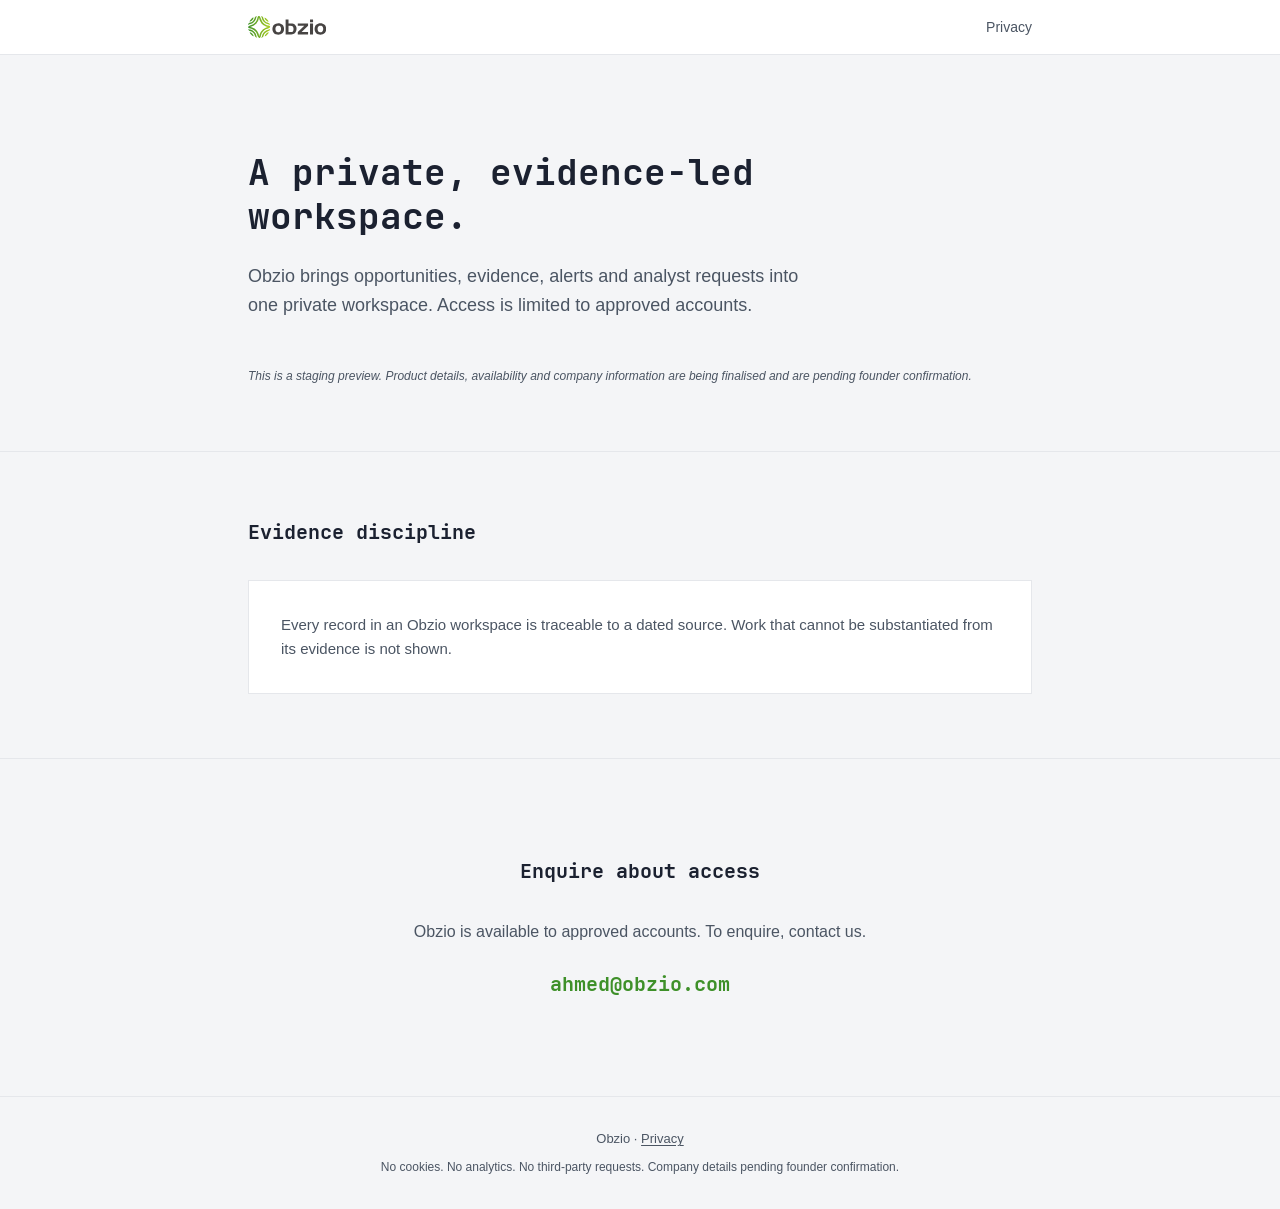
<file: index.html>
<!DOCTYPE html>
<html lang="en">
<head>
  <meta charset="UTF-8">
  <meta name="viewport" content="width=device-width, initial-scale=1.0">
  <title>Obzio — Private evidence-led workspace</title>
  <meta name="description" content="Obzio is a private, evidence-led workspace for approved accounts. Staging preview.">
  <link rel="icon" href="brand/icons/favicon.ico" sizes="any">
  <link rel="icon" type="image/svg+xml" href="brand/obzio-favicon.svg">
  <link rel="icon" type="image/png" sizes="32x32" href="brand/icons/favicon-32.png">
  <link rel="icon" type="image/png" sizes="16x16" href="brand/icons/favicon-16.png">
  <link rel="apple-touch-icon" sizes="180x180" href="brand/icons/apple-touch-icon-180.png">
  <link rel="manifest" href="site.webmanifest">
  <meta name="theme-color" content="#3E9029">
  <meta property="og:site_name" content="Obzio">
  <meta property="og:type" content="website">
  <!-- og:image is root-relative for staging; prepend the production origin once the domain is confirmed -->
  <meta property="og:image" content="brand/social/obzio-og.png">
  <meta property="og:image:width" content="1200">
  <meta property="og:image:height" content="630">
  <meta name="twitter:card" content="summary_large_image">
  <meta name="twitter:image" content="brand/social/obzio-og.png">
  <link rel="stylesheet" href="style.css">
</head>
<body>
  <header class="site-header">
    <div class="wrap">
      <a href="/" class="wordmark" aria-label="Obzio home">
        <svg class="brand-logo" role="img" aria-label="Obzio" xmlns="http://www.w3.org/2000/svg" fill="none" viewBox="0 0 305.83 85.99"><defs><linearGradient id="og" x1="0" x2="87.01" y1="0" y2="0" gradientUnits="userSpaceOnUse"><stop offset="0" stop-color="#3e9029"/><stop offset="1" stop-color="#acce22"/></linearGradient></defs><path fill="#474443" d="M134.67 66.88c-2.07 2.07-4.55 3.59-7.46 4.57-2.91.97-5.91 1.46-9.01 1.46s-6.09-.49-8.97-1.46c-2.88-.98-5.35-2.48-7.41-4.49q-3.18-3.09-4.77-7.41a25.6 25.6 0 0 1-1.59-8.89q0-4.56 1.59-8.88c1.06-2.88 2.65-5.36 4.77-7.42 2.06-2.01 4.55-3.52 7.46-4.53q4.35-1.5 9-1.5c3.05 0 6.02.5 8.93 1.5 2.91 1.01 5.39 2.52 7.46 4.53 2.12 2.06 3.7 4.54 4.76 7.42q1.59 4.32 1.59 8.88c0 3.04-.53 6.01-1.59 8.89s-2.64 5.35-4.76 7.41zm-20.3-3.99c.38.16.75.3 1.1.4.35.11.69.2 1.02.25 2.61.38 5.05-.11 7.34-1.47 2.28-1.36 3.8-3.34 4.56-5.95.27-.92.48-1.91.61-2.97.14-1.06.2-2.14.2-3.22q-.15-3.585-1.71-6.81c-1.03-2.15-2.69-3.71-4.97-4.69-.49-.21-1-.38-1.55-.49-.54-.1-1.06-.19-1.55-.24-2.5-.22-4.83.35-7.01 1.71-2.17 1.36-3.64 3.26-4.4 5.71-.27.92-.47 1.89-.61 2.89-.14 1.01-.18 2-.12 2.98.05 2.55.64 4.96 1.75 7.21q1.665 3.39 5.34 4.77zm50.94-24.54h-6.93v24.46c.55.05 1.1.09 1.67.12s1.13.04 1.68.04c3.8.11 7.32-.19 10.55-.9 3.23-.7 5.07-3.5 5.5-8.39.06-.66.1-1.32.13-2 .02-.68.04-1.35.04-2-.06-1.19-.22-2.36-.49-3.5s-.71-2.2-1.31-3.18c-1.19-2.18-2.73-3.48-4.6-3.91q-2.82-.66-6.24-.66zm-6.93-24.86v15.57h9.78c3.32.05 6.44.49 9.38 1.3 2.93.82 5.49 2.61 7.66 5.38 1.79 2.29 3.04 4.8 3.75 7.54.71 2.75.98 5.56.81 8.44q-.405 9.45-5.82 14.88c-3.62 3.61-8.63 5.42-15.04 5.42h-21.85V13.49zm36.19 49.32L220 38.35h-25.43v-9.29h40.27v9.29l-25.43 24.46h25.43v9.21h-40.27zm59.75 9.21h-11.9V29.06h11.9zm0-47.85h-11.9V13.49h11.9zm45.15 42.71c-2.06 2.07-4.55 3.59-7.46 4.57-2.9.97-5.91 1.46-9 1.46-3.1 0-6.09-.49-8.97-1.46-2.88-.98-5.35-2.48-7.42-4.49q-3.18-3.09-4.77-7.41a25.6 25.6 0 0 1-1.59-8.89q0-4.56 1.59-8.88c1.06-2.88 2.65-5.36 4.77-7.42 2.07-2.01 4.55-3.52 7.46-4.53 2.91-1 5.91-1.5 9.01-1.5 3.04 0 6.02.5 8.92 1.5 2.91 1.01 5.4 2.52 7.46 4.53 2.12 2.06 3.71 4.54 4.77 7.42q1.59 4.32 1.59 8.88c0 3.04-.53 6.01-1.59 8.89q-1.59 4.32-4.77 7.41zm-20.29-3.99c.38.16.74.3 1.1.4.35.11.69.2 1.01.25 2.61.38 5.06-.11 7.34-1.47s3.8-3.34 4.56-5.95c.28-.92.48-1.91.62-2.97.13-1.06.2-2.14.2-3.22q-.165-3.585-1.71-6.81c-1.03-2.15-2.69-3.71-4.97-4.69-.49-.21-1.01-.38-1.55-.49-.55-.1-1.06-.19-1.55-.24-2.5-.22-4.84.35-7.01 1.71s-3.64 3.26-4.4 5.71c-.27.92-.48 1.89-.61 2.89-.14 1.01-.18 2-.13 2.98.06 2.55.64 4.96 1.76 7.21q1.665 3.39 5.34 4.77z"/><path fill="url(#og)" d="M43.96 9.92c-.35-1.47-.59-2.49-.99-3.05-.22.3-.35.76-.55 1.82a44 44 0 0 1-2.06 7.43q-1.35 3.57-3.33 6.81c-.89 1.44-1.82 2.78-2.76 4.01-.93 1.22-1.88 2.36-2.82 3.42-1.42 1.6-3.2 2.92-4.94 4.2-.74.55-1.48 1.1-2.18 1.66l-.12.08c-6.81 4.22-11.62 5.36-14.75 6.09l-1 .24c.24.06.53.12.89.19 2.59.48 5.06 1.16 7.43 2.06q3.57 1.335 6.81 3.33c1.44.89 2.78 1.82 4.02 2.76 1.22.93 2.36 1.88 3.42 2.82 1.59 1.41 2.91 3.2 4.19 4.94.55.74 1.1 1.48 1.66 2.17l.08.12c4.22 6.82 5.36 11.63 6.09 14.75.35 1.47.59 2.49.99 3.05.22-.3.35-.76.55-1.82a43.7 43.7 0 0 1 2.06-7.43Q48 66 49.98 62.76c.89-1.45 1.82-2.78 2.76-4.02.93-1.22 1.88-2.36 2.82-3.42 1.42-1.59 3.2-2.91 4.94-4.19.74-.55 1.48-1.1 2.18-1.66l.12-.08c6.81-4.22 11.62-5.36 14.75-6.1l1-.24c-.24-.05-.53-.11-.89-.18a44 44 0 0 1-7.43-2.06q-3.57-1.35-6.81-3.33c-1.45-.89-2.78-1.82-4.02-2.76a60 60 0 0 1-3.41-2.82c-1.6-1.42-2.92-3.2-4.2-4.94-.55-.74-1.1-1.48-1.66-2.17l-.08-.12c-4.22-6.82-5.36-11.63-6.09-14.75m34.08 26.97 2.36.61c5.11 1.34 6.61 3.21 6.08 5.22-.89 3.39-9.19 6.42-13 7.8-.61.23-1.1.41-1.38.52l-.06.02c-2.39.99-3.87 1.94-5.1 2.72-.77.49-1.45.92-2.18 1.29-1.28 1.25-1.91 1.71-2.47 2.11-.79.58-1.43 1.04-4.21 4.3-4.93 5.81-5.94 9.75-7.51 15.9l-.64 2.48c-.95 2.47-1.96 4.05-3 4.93-1.17 1.01-2.38 1.2-3.56.81-1.03-.34-1.98-1.15-2.84-2.23-1.86-2.36-3.42-6.2-4.36-9.15-1.25-3.93-2.01-5.43-3.21-7.81-.48-.95-1.02-2.03-1.68-3.43-1.26-1.28-1.71-1.9-2.11-2.46-.58-.79-1.04-1.44-4.3-4.21-5.81-4.93-9.75-5.94-15.9-7.51l-2.36-.61C1.5 46.85 0 44.98.53 42.97c.89-3.39 9.19-6.42 13-7.8.66-.24 1.17-.43 1.44-.54 2.38-.99 3.87-1.93 5.1-2.73.77-.48 1.45-.92 2.18-1.28 1.28-1.26 1.91-1.71 2.47-2.11.79-.58 1.43-1.04 4.21-4.31 4.93-5.81 5.94-9.74 7.51-15.89l.64-2.48c.83-2.16 1.71-3.62 2.61-4.51.98-.96 2-1.32 3.03-1.23.97.08 1.89.58 2.73 1.36 1.26 1.17 2.4 3.02 3.36 5.01 1.36 2.82 2.33 5.3 3.23 7.57 2.24 5.7 3.99 10.15 10.11 15.35 5.8 4.93 9.74 5.94 15.89 7.51m-7.31 32.38c2.72-2.72 6.08-4.87 8.91-5.28.22-.03.45 0 .67.11.58.27.83.97.55 1.55-1.06 2.22-3.4 5.14-6.01 7.75-2.59 2.58-5.49 4.91-7.69 5.98-.21.13-.47.18-.73.14-.64-.09-1.09-.68-1-1.32.41-2.8 2.53-6.14 5.24-8.86zm-7.12-7.39c4.32-4.29 9.86-7.35 16.08-8.56l1.02-.18c1.48-.24 2.79-.47 3.16-1.48.14-.49.59-.84 1.12-.84.65 0 1.18.52 1.18 1.17 0 5.5-4.88 6.9-8.06 7.81-.56.16-1.05.3-1.37.42-3.43 1.29-6.66 3.41-9.33 6.09-2.59 2.62-4.65 5.75-5.83 9.15-.1.28-.22.7-.35 1.18-.89 3.13-2.31 8.12-7.72 8.05a1.16 1.16 0 0 1-1.2-.98c-.11-.64.33-1.24.96-1.34.85-.14 1.1-1.62 1.33-3.08.07-.43.15-.87.23-1.28 1.31-6.21 4.42-11.8 8.78-16.13m-46.53 7.08c2.72 2.72 4.87 6.07 5.28 8.91.03.22 0 .45-.11.67-.27.58-.97.82-1.55.55-2.22-1.06-5.14-3.41-7.75-6.02-2.58-2.59-4.91-5.48-5.98-7.68-.13-.22-.18-.47-.14-.74.09-.64.68-1.08 1.32-.99 2.82.41 6.2 2.56 8.93 5.3m7.39-7.12c4.29 4.32 7.35 9.86 8.56 16.08l.17 1.01c.25 1.48.48 2.8 1.49 3.16.49.15.84.6.84 1.13 0 .65-.52 1.17-1.17 1.17-5.5 0-6.9-4.87-7.81-8.06-.16-.55-.3-1.05-.42-1.37-1.29-3.43-3.41-6.65-6.09-9.32-2.61-2.6-5.75-4.65-9.15-5.83-.28-.1-.71-.22-1.18-.36-3.13-.88-8.12-2.3-8.05-7.71-.03-.59.39-1.11.98-1.2.64-.11 1.24.32 1.34.96.14.85 1.62 1.09 3.08 1.33.43.07.87.14 1.28.23 6.21 1.31 11.8 4.42 16.13 8.78m-8.19-45.42c-2.72 2.72-6.07 4.87-8.91 5.28-.22.03-.45 0-.67-.11a1.17 1.17 0 0 1-.55-1.56c1.06-2.21 3.41-5.13 6.01-7.74 2.59-2.59 5.49-4.91 7.69-5.99.21-.12.47-.17.73-.13.64.09 1.09.68 1 1.32-.4 2.8-2.53 6.14-5.24 8.86zm7.12 7.39c-4.32 4.29-9.86 7.35-16.08 8.56l-1.02.17c-1.48.25-2.79.48-3.16 1.49-.14.49-.59.84-1.12.84-.65 0-1.18-.52-1.18-1.17 0-5.5 4.88-6.9 8.06-7.81.56-.16 1.05-.31 1.37-.42 3.43-1.29 6.66-3.41 9.33-6.09 2.6-2.62 4.65-5.75 5.83-9.15.1-.28.22-.71.35-1.18C26.67 5.92 28.09.93 33.5 1c.58-.03 1.11.39 1.2.98.11.63-.33 1.24-.96 1.34-.85.14-1.09 1.62-1.33 3.07-.07.44-.15.88-.23 1.29a32.1 32.1 0 0 1-8.78 16.13m46.53-7.08c-2.72-2.72-4.87-6.08-5.28-8.91-.03-.22 0-.45.11-.67.27-.58.97-.82 1.55-.55 2.22 1.06 5.14 3.41 7.75 6.01 2.58 2.59 4.91 5.49 5.98 7.69.13.21.18.47.14.74-.09.64-.68 1.08-1.32.99-2.82-.41-6.19-2.56-8.93-5.3m-7.39 7.12c-4.29-4.32-7.35-9.86-8.56-16.08l-.17-1.01c-.25-1.49-.48-2.8-1.49-3.17-.49-.14-.84-.59-.84-1.12 0-.65.52-1.17 1.17-1.17 5.5 0 6.9 4.87 7.81 8.06.16.55.3 1.05.42 1.37 1.29 3.42 3.41 6.65 6.09 9.32 2.62 2.6 5.75 4.65 9.15 5.83.28.1.7.22 1.18.36 3.13.88 8.12 2.3 8.05 7.71.03.58-.39 1.11-.98 1.2a1.16 1.16 0 0 1-1.34-.96c-.14-.85-1.62-1.09-3.07-1.33-.44-.07-.88-.14-1.29-.23a32.1 32.1 0 0 1-16.13-8.78"/></svg>
      </a>
      <nav class="site-nav">
        <a href="privacy.html">Privacy</a>
      </nav>
    </div>
  </header>

  <main>
    <section class="hero">
      <div class="wrap">
        <h1>A private, evidence-led workspace.</h1>
        <p class="hero-sub">Obzio brings opportunities, evidence, alerts and analyst requests into one private workspace. Access is limited to approved accounts.</p>
        <p class="ledger-caption">This is a staging preview. Product details, availability and company information are being finalised and are pending founder confirmation.</p>
      </div>
    </section>

    <section>
      <div class="wrap">
        <h2 class="section-title">Evidence discipline</h2>
        <div class="evidence-block">
          <p>Every record in an Obzio workspace is traceable to a dated source. Work that cannot be substantiated from its evidence is not shown.</p>
        </div>
      </div>
    </section>

    <section class="cta-section">
      <div class="wrap">
        <h2 class="section-title">Enquire about access</h2>
        <p>Obzio is available to approved accounts. To enquire, contact us.</p>
        <a href="mailto:ahmed@obzio.com" class="cta-email">ahmed@obzio.com</a>
      </div>
    </section>
  </main>

  <footer class="site-footer">
    <div class="wrap">
      <p>Obzio &middot; <a href="privacy.html">Privacy</a></p>
      <span class="no-track">No cookies. No analytics. No third-party requests. Company details pending founder confirmation.</span>
    </div>
  </footer>
</body>
</html>
</file>
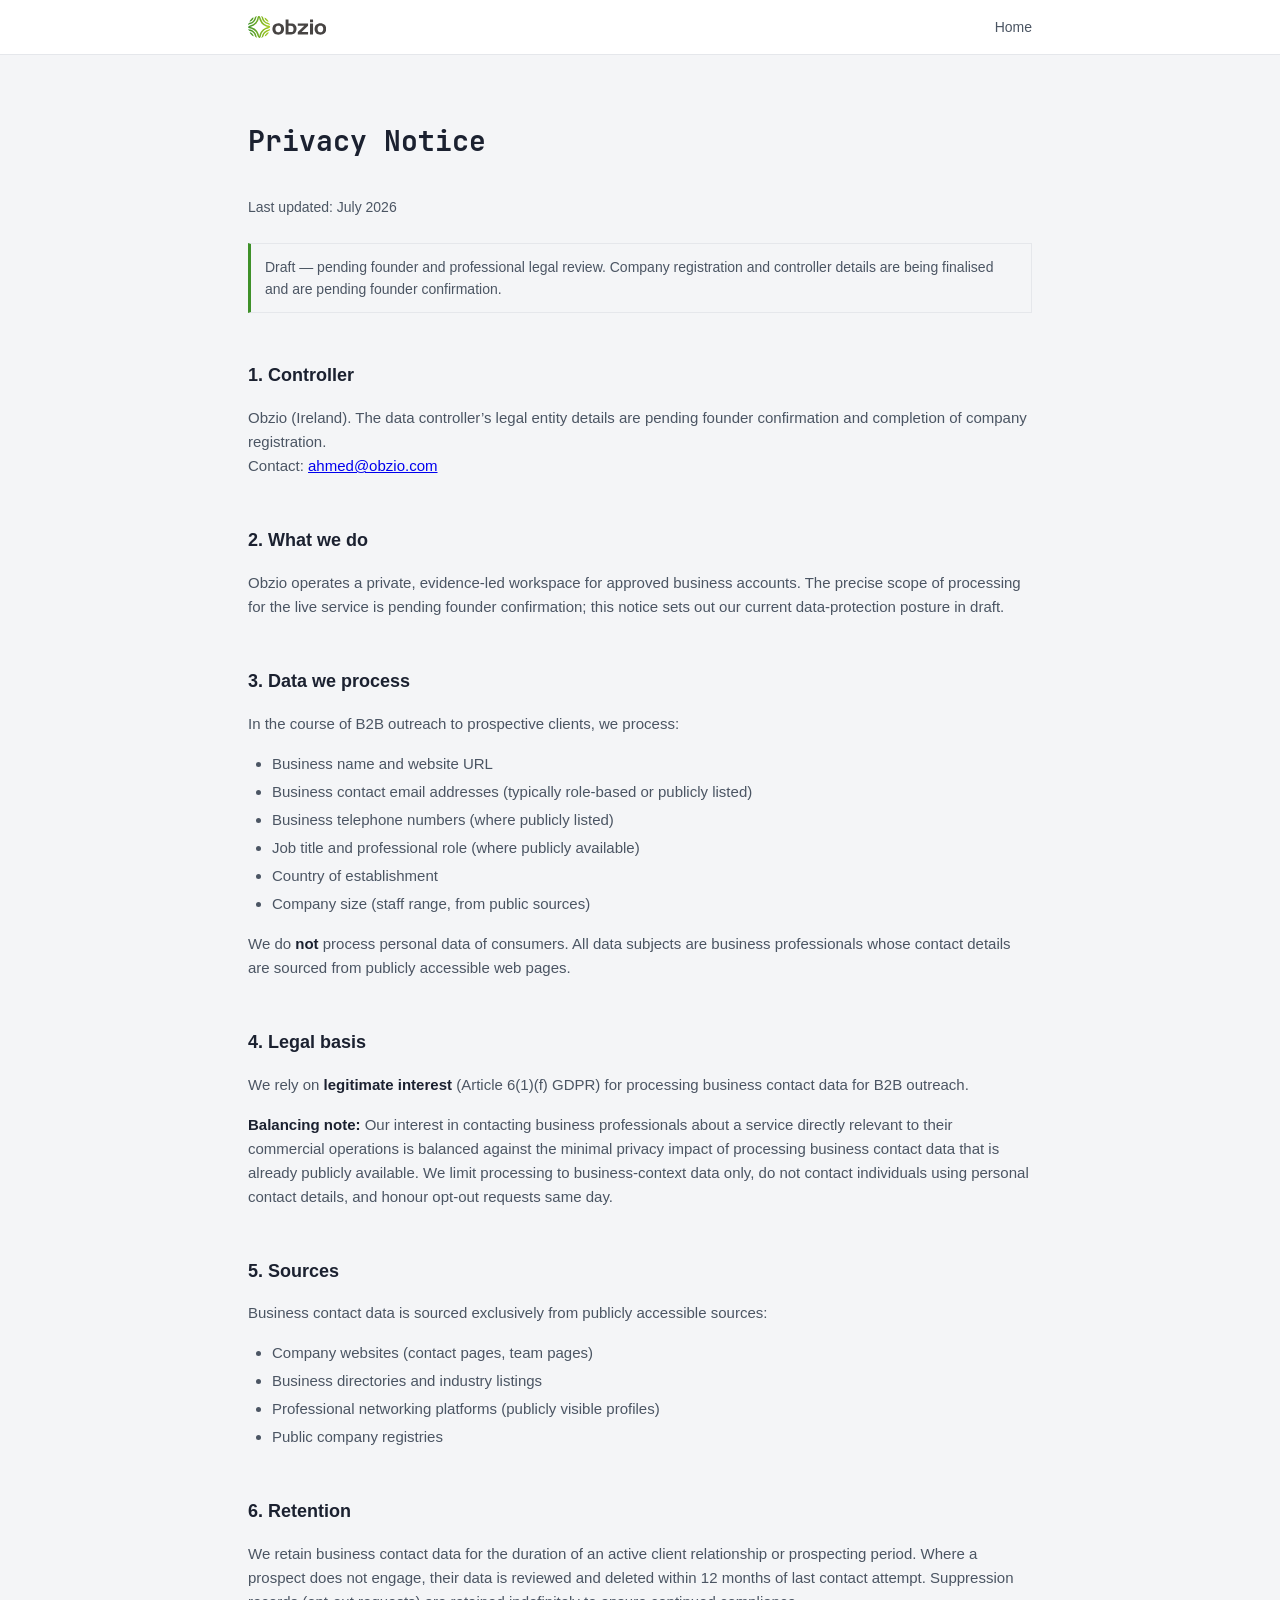
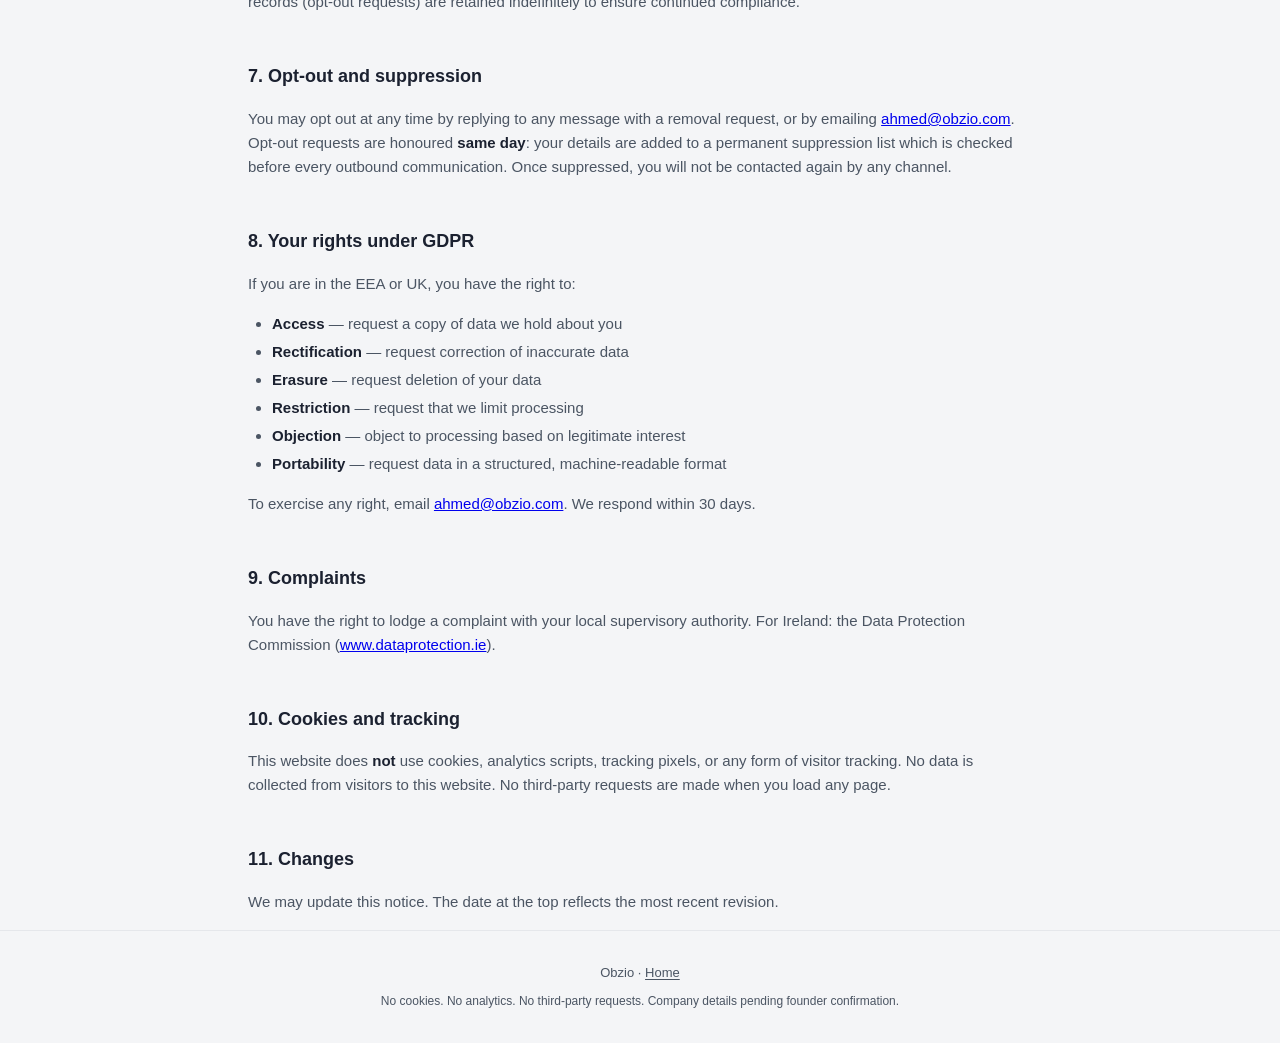
<file: privacy.html>
<!DOCTYPE html>
<html lang="en">
<head>
  <meta charset="UTF-8">
  <meta name="viewport" content="width=device-width, initial-scale=1.0">
  <title>Privacy Notice — Obzio</title>
  <meta name="description" content="Obzio privacy notice (draft): data-protection posture, your rights, and how to opt out.">
  <link rel="icon" href="brand/icons/favicon.ico" sizes="any">
  <link rel="icon" type="image/svg+xml" href="brand/obzio-favicon.svg">
  <link rel="icon" type="image/png" sizes="32x32" href="brand/icons/favicon-32.png">
  <link rel="icon" type="image/png" sizes="16x16" href="brand/icons/favicon-16.png">
  <link rel="apple-touch-icon" sizes="180x180" href="brand/icons/apple-touch-icon-180.png">
  <link rel="manifest" href="site.webmanifest">
  <meta name="theme-color" content="#3E9029">
  <meta property="og:site_name" content="Obzio">
  <meta property="og:type" content="website">
  <!-- og:image is root-relative for staging; prepend the production origin once the domain is confirmed -->
  <meta property="og:image" content="brand/social/obzio-og.png">
  <meta property="og:image:width" content="1200">
  <meta property="og:image:height" content="630">
  <meta name="twitter:card" content="summary_large_image">
  <meta name="twitter:image" content="brand/social/obzio-og.png">
  <link rel="stylesheet" href="style.css">
  <!-- DRAFT — FOR PROFESSIONAL REVIEW -->
</head>
<body>
  <header class="site-header">
    <div class="wrap">
      <a href="/" class="wordmark" aria-label="Obzio home">
        <svg class="brand-logo" role="img" aria-label="Obzio" xmlns="http://www.w3.org/2000/svg" fill="none" viewBox="0 0 305.83 85.99"><defs><linearGradient id="og" x1="0" x2="87.01" y1="0" y2="0" gradientUnits="userSpaceOnUse"><stop offset="0" stop-color="#3e9029"/><stop offset="1" stop-color="#acce22"/></linearGradient></defs><path fill="#474443" d="M134.67 66.88c-2.07 2.07-4.55 3.59-7.46 4.57-2.91.97-5.91 1.46-9.01 1.46s-6.09-.49-8.97-1.46c-2.88-.98-5.35-2.48-7.41-4.49q-3.18-3.09-4.77-7.41a25.6 25.6 0 0 1-1.59-8.89q0-4.56 1.59-8.88c1.06-2.88 2.65-5.36 4.77-7.42 2.06-2.01 4.55-3.52 7.46-4.53q4.35-1.5 9-1.5c3.05 0 6.02.5 8.93 1.5 2.91 1.01 5.39 2.52 7.46 4.53 2.12 2.06 3.7 4.54 4.76 7.42q1.59 4.32 1.59 8.88c0 3.04-.53 6.01-1.59 8.89s-2.64 5.35-4.76 7.41zm-20.3-3.99c.38.16.75.3 1.1.4.35.11.69.2 1.02.25 2.61.38 5.05-.11 7.34-1.47 2.28-1.36 3.8-3.34 4.56-5.95.27-.92.48-1.91.61-2.97.14-1.06.2-2.14.2-3.22q-.15-3.585-1.71-6.81c-1.03-2.15-2.69-3.71-4.97-4.69-.49-.21-1-.38-1.55-.49-.54-.1-1.06-.19-1.55-.24-2.5-.22-4.83.35-7.01 1.71-2.17 1.36-3.64 3.26-4.4 5.71-.27.92-.47 1.89-.61 2.89-.14 1.01-.18 2-.12 2.98.05 2.55.64 4.96 1.75 7.21q1.665 3.39 5.34 4.77zm50.94-24.54h-6.93v24.46c.55.05 1.1.09 1.67.12s1.13.04 1.68.04c3.8.11 7.32-.19 10.55-.9 3.23-.7 5.07-3.5 5.5-8.39.06-.66.1-1.32.13-2 .02-.68.04-1.35.04-2-.06-1.19-.22-2.36-.49-3.5s-.71-2.2-1.31-3.18c-1.19-2.18-2.73-3.48-4.6-3.91q-2.82-.66-6.24-.66zm-6.93-24.86v15.57h9.78c3.32.05 6.44.49 9.38 1.3 2.93.82 5.49 2.61 7.66 5.38 1.79 2.29 3.04 4.8 3.75 7.54.71 2.75.98 5.56.81 8.44q-.405 9.45-5.82 14.88c-3.62 3.61-8.63 5.42-15.04 5.42h-21.85V13.49zm36.19 49.32L220 38.35h-25.43v-9.29h40.27v9.29l-25.43 24.46h25.43v9.21h-40.27zm59.75 9.21h-11.9V29.06h11.9zm0-47.85h-11.9V13.49h11.9zm45.15 42.71c-2.06 2.07-4.55 3.59-7.46 4.57-2.9.97-5.91 1.46-9 1.46-3.1 0-6.09-.49-8.97-1.46-2.88-.98-5.35-2.48-7.42-4.49q-3.18-3.09-4.77-7.41a25.6 25.6 0 0 1-1.59-8.89q0-4.56 1.59-8.88c1.06-2.88 2.65-5.36 4.77-7.42 2.07-2.01 4.55-3.52 7.46-4.53 2.91-1 5.91-1.5 9.01-1.5 3.04 0 6.02.5 8.92 1.5 2.91 1.01 5.4 2.52 7.46 4.53 2.12 2.06 3.71 4.54 4.77 7.42q1.59 4.32 1.59 8.88c0 3.04-.53 6.01-1.59 8.89q-1.59 4.32-4.77 7.41zm-20.29-3.99c.38.16.74.3 1.1.4.35.11.69.2 1.01.25 2.61.38 5.06-.11 7.34-1.47s3.8-3.34 4.56-5.95c.28-.92.48-1.91.62-2.97.13-1.06.2-2.14.2-3.22q-.165-3.585-1.71-6.81c-1.03-2.15-2.69-3.71-4.97-4.69-.49-.21-1.01-.38-1.55-.49-.55-.1-1.06-.19-1.55-.24-2.5-.22-4.84.35-7.01 1.71s-3.64 3.26-4.4 5.71c-.27.92-.48 1.89-.61 2.89-.14 1.01-.18 2-.13 2.98.06 2.55.64 4.96 1.76 7.21q1.665 3.39 5.34 4.77z"/><path fill="url(#og)" d="M43.96 9.92c-.35-1.47-.59-2.49-.99-3.05-.22.3-.35.76-.55 1.82a44 44 0 0 1-2.06 7.43q-1.35 3.57-3.33 6.81c-.89 1.44-1.82 2.78-2.76 4.01-.93 1.22-1.88 2.36-2.82 3.42-1.42 1.6-3.2 2.92-4.94 4.2-.74.55-1.48 1.1-2.18 1.66l-.12.08c-6.81 4.22-11.62 5.36-14.75 6.09l-1 .24c.24.06.53.12.89.19 2.59.48 5.06 1.16 7.43 2.06q3.57 1.335 6.81 3.33c1.44.89 2.78 1.82 4.02 2.76 1.22.93 2.36 1.88 3.42 2.82 1.59 1.41 2.91 3.2 4.19 4.94.55.74 1.1 1.48 1.66 2.17l.08.12c4.22 6.82 5.36 11.63 6.09 14.75.35 1.47.59 2.49.99 3.05.22-.3.35-.76.55-1.82a43.7 43.7 0 0 1 2.06-7.43Q48 66 49.98 62.76c.89-1.45 1.82-2.78 2.76-4.02.93-1.22 1.88-2.36 2.82-3.42 1.42-1.59 3.2-2.91 4.94-4.19.74-.55 1.48-1.1 2.18-1.66l.12-.08c6.81-4.22 11.62-5.36 14.75-6.1l1-.24c-.24-.05-.53-.11-.89-.18a44 44 0 0 1-7.43-2.06q-3.57-1.35-6.81-3.33c-1.45-.89-2.78-1.82-4.02-2.76a60 60 0 0 1-3.41-2.82c-1.6-1.42-2.92-3.2-4.2-4.94-.55-.74-1.1-1.48-1.66-2.17l-.08-.12c-4.22-6.82-5.36-11.63-6.09-14.75m34.08 26.97 2.36.61c5.11 1.34 6.61 3.21 6.08 5.22-.89 3.39-9.19 6.42-13 7.8-.61.23-1.1.41-1.38.52l-.06.02c-2.39.99-3.87 1.94-5.1 2.72-.77.49-1.45.92-2.18 1.29-1.28 1.25-1.91 1.71-2.47 2.11-.79.58-1.43 1.04-4.21 4.3-4.93 5.81-5.94 9.75-7.51 15.9l-.64 2.48c-.95 2.47-1.96 4.05-3 4.93-1.17 1.01-2.38 1.2-3.56.81-1.03-.34-1.98-1.15-2.84-2.23-1.86-2.36-3.42-6.2-4.36-9.15-1.25-3.93-2.01-5.43-3.21-7.81-.48-.95-1.02-2.03-1.68-3.43-1.26-1.28-1.71-1.9-2.11-2.46-.58-.79-1.04-1.44-4.3-4.21-5.81-4.93-9.75-5.94-15.9-7.51l-2.36-.61C1.5 46.85 0 44.98.53 42.97c.89-3.39 9.19-6.42 13-7.8.66-.24 1.17-.43 1.44-.54 2.38-.99 3.87-1.93 5.1-2.73.77-.48 1.45-.92 2.18-1.28 1.28-1.26 1.91-1.71 2.47-2.11.79-.58 1.43-1.04 4.21-4.31 4.93-5.81 5.94-9.74 7.51-15.89l.64-2.48c.83-2.16 1.71-3.62 2.61-4.51.98-.96 2-1.32 3.03-1.23.97.08 1.89.58 2.73 1.36 1.26 1.17 2.4 3.02 3.36 5.01 1.36 2.82 2.33 5.3 3.23 7.57 2.24 5.7 3.99 10.15 10.11 15.35 5.8 4.93 9.74 5.94 15.89 7.51m-7.31 32.38c2.72-2.72 6.08-4.87 8.91-5.28.22-.03.45 0 .67.11.58.27.83.97.55 1.55-1.06 2.22-3.4 5.14-6.01 7.75-2.59 2.58-5.49 4.91-7.69 5.98-.21.13-.47.18-.73.14-.64-.09-1.09-.68-1-1.32.41-2.8 2.53-6.14 5.24-8.86zm-7.12-7.39c4.32-4.29 9.86-7.35 16.08-8.56l1.02-.18c1.48-.24 2.79-.47 3.16-1.48.14-.49.59-.84 1.12-.84.65 0 1.18.52 1.18 1.17 0 5.5-4.88 6.9-8.06 7.81-.56.16-1.05.3-1.37.42-3.43 1.29-6.66 3.41-9.33 6.09-2.59 2.62-4.65 5.75-5.83 9.15-.1.28-.22.7-.35 1.18-.89 3.13-2.31 8.12-7.72 8.05a1.16 1.16 0 0 1-1.2-.98c-.11-.64.33-1.24.96-1.34.85-.14 1.1-1.62 1.33-3.08.07-.43.15-.87.23-1.28 1.31-6.21 4.42-11.8 8.78-16.13m-46.53 7.08c2.72 2.72 4.87 6.07 5.28 8.91.03.22 0 .45-.11.67-.27.58-.97.82-1.55.55-2.22-1.06-5.14-3.41-7.75-6.02-2.58-2.59-4.91-5.48-5.98-7.68-.13-.22-.18-.47-.14-.74.09-.64.68-1.08 1.32-.99 2.82.41 6.2 2.56 8.93 5.3m7.39-7.12c4.29 4.32 7.35 9.86 8.56 16.08l.17 1.01c.25 1.48.48 2.8 1.49 3.16.49.15.84.6.84 1.13 0 .65-.52 1.17-1.17 1.17-5.5 0-6.9-4.87-7.81-8.06-.16-.55-.3-1.05-.42-1.37-1.29-3.43-3.41-6.65-6.09-9.32-2.61-2.6-5.75-4.65-9.15-5.83-.28-.1-.71-.22-1.18-.36-3.13-.88-8.12-2.3-8.05-7.71-.03-.59.39-1.11.98-1.2.64-.11 1.24.32 1.34.96.14.85 1.62 1.09 3.08 1.33.43.07.87.14 1.28.23 6.21 1.31 11.8 4.42 16.13 8.78m-8.19-45.42c-2.72 2.72-6.07 4.87-8.91 5.28-.22.03-.45 0-.67-.11a1.17 1.17 0 0 1-.55-1.56c1.06-2.21 3.41-5.13 6.01-7.74 2.59-2.59 5.49-4.91 7.69-5.99.21-.12.47-.17.73-.13.64.09 1.09.68 1 1.32-.4 2.8-2.53 6.14-5.24 8.86zm7.12 7.39c-4.32 4.29-9.86 7.35-16.08 8.56l-1.02.17c-1.48.25-2.79.48-3.16 1.49-.14.49-.59.84-1.12.84-.65 0-1.18-.52-1.18-1.17 0-5.5 4.88-6.9 8.06-7.81.56-.16 1.05-.31 1.37-.42 3.43-1.29 6.66-3.41 9.33-6.09 2.6-2.62 4.65-5.75 5.83-9.15.1-.28.22-.71.35-1.18C26.67 5.92 28.09.93 33.5 1c.58-.03 1.11.39 1.2.98.11.63-.33 1.24-.96 1.34-.85.14-1.09 1.62-1.33 3.07-.07.44-.15.88-.23 1.29a32.1 32.1 0 0 1-8.78 16.13m46.53-7.08c-2.72-2.72-4.87-6.08-5.28-8.91-.03-.22 0-.45.11-.67.27-.58.97-.82 1.55-.55 2.22 1.06 5.14 3.41 7.75 6.01 2.58 2.59 4.91 5.49 5.98 7.69.13.21.18.47.14.74-.09.64-.68 1.08-1.32.99-2.82-.41-6.19-2.56-8.93-5.3m-7.39 7.12c-4.29-4.32-7.35-9.86-8.56-16.08l-.17-1.01c-.25-1.49-.48-2.8-1.49-3.17-.49-.14-.84-.59-.84-1.12 0-.65.52-1.17 1.17-1.17 5.5 0 6.9 4.87 7.81 8.06.16.55.3 1.05.42 1.37 1.29 3.42 3.41 6.65 6.09 9.32 2.62 2.6 5.75 4.65 9.15 5.83.28.1.7.22 1.18.36 3.13.88 8.12 2.3 8.05 7.71.03.58-.39 1.11-.98 1.2a1.16 1.16 0 0 1-1.34-.96c-.14-.85-1.62-1.09-3.07-1.33-.44-.07-.88-.14-1.29-.23a32.1 32.1 0 0 1-16.13-8.78"/></svg>
      </a>
      <nav class="site-nav">
        <a href="/">Home</a>
      </nav>
    </div>
  </header>

  <main>
    <div class="wrap">
      <h1 class="page-title">Privacy Notice</h1>
      <p style="font-size:0.875rem;color:var(--muted);margin-bottom:var(--space-md);">Last updated: July 2026</p>
      <p style="font-size:0.875rem;border:1px solid var(--border);border-left:3px solid var(--signal);padding:12px 14px;margin-bottom:var(--space-lg);color:var(--muted);">Draft — pending founder and professional legal review. Company registration and controller details are being finalised and are pending founder confirmation.</p>

      <div class="privacy-content">
        <h2>1. Controller</h2>
        <p>Obzio (Ireland). The data controller’s legal entity details are pending founder confirmation and completion of company registration.<br>
        Contact: <a href="mailto:ahmed@obzio.com">ahmed@obzio.com</a></p>

        <h2>2. What we do</h2>
        <p>Obzio operates a private, evidence-led workspace for approved business accounts. The precise scope of processing for the live service is pending founder confirmation; this notice sets out our current data-protection posture in draft.</p>

        <h2>3. Data we process</h2>
        <p>In the course of B2B outreach to prospective clients, we process:</p>
        <ul>
          <li>Business name and website URL</li>
          <li>Business contact email addresses (typically role-based or publicly listed)</li>
          <li>Business telephone numbers (where publicly listed)</li>
          <li>Job title and professional role (where publicly available)</li>
          <li>Country of establishment</li>
          <li>Company size (staff range, from public sources)</li>
        </ul>
        <p>We do <strong>not</strong> process personal data of consumers. All data subjects are business professionals whose contact details are sourced from publicly accessible web pages.</p>

        <h2>4. Legal basis</h2>
        <p>We rely on <strong>legitimate interest</strong> (Article 6(1)(f) GDPR) for processing business contact data for B2B outreach.</p>
        <p><strong>Balancing note:</strong> Our interest in contacting business professionals about a service directly relevant to their commercial operations is balanced against the minimal privacy impact of processing business contact data that is already publicly available. We limit processing to business-context data only, do not contact individuals using personal contact details, and honour opt-out requests same day.</p>

        <h2>5. Sources</h2>
        <p>Business contact data is sourced exclusively from publicly accessible sources:</p>
        <ul>
          <li>Company websites (contact pages, team pages)</li>
          <li>Business directories and industry listings</li>
          <li>Professional networking platforms (publicly visible profiles)</li>
          <li>Public company registries</li>
        </ul>

        <h2>6. Retention</h2>
        <p>We retain business contact data for the duration of an active client relationship or prospecting period. Where a prospect does not engage, their data is reviewed and deleted within 12 months of last contact attempt. Suppression records (opt-out requests) are retained indefinitely to ensure continued compliance.</p>

        <h2>7. Opt-out and suppression</h2>
        <p>You may opt out at any time by replying to any message with a removal request, or by emailing <a href="mailto:ahmed@obzio.com">ahmed@obzio.com</a>. Opt-out requests are honoured <strong>same day</strong>: your details are added to a permanent suppression list which is checked before every outbound communication. Once suppressed, you will not be contacted again by any channel.</p>

        <h2>8. Your rights under GDPR</h2>
        <p>If you are in the EEA or UK, you have the right to:</p>
        <ul>
          <li><strong>Access</strong> — request a copy of data we hold about you</li>
          <li><strong>Rectification</strong> — request correction of inaccurate data</li>
          <li><strong>Erasure</strong> — request deletion of your data</li>
          <li><strong>Restriction</strong> — request that we limit processing</li>
          <li><strong>Objection</strong> — object to processing based on legitimate interest</li>
          <li><strong>Portability</strong> — request data in a structured, machine-readable format</li>
        </ul>
        <p>To exercise any right, email <a href="mailto:ahmed@obzio.com">ahmed@obzio.com</a>. We respond within 30 days.</p>

        <h2>9. Complaints</h2>
        <p>You have the right to lodge a complaint with your local supervisory authority. For Ireland: the Data Protection Commission (<a href="https://www.dataprotection.ie">www.dataprotection.ie</a>).</p>

        <h2>10. Cookies and tracking</h2>
        <p>This website does <strong>not</strong> use cookies, analytics scripts, tracking pixels, or any form of visitor tracking. No data is collected from visitors to this website. No third-party requests are made when you load any page.</p>

        <h2>11. Changes</h2>
        <p>We may update this notice. The date at the top reflects the most recent revision.</p>
      </div>
    </div>
  </main>

  <footer class="site-footer">
    <div class="wrap">
      <p>Obzio &middot; <a href="/">Home</a></p>
      <span class="no-track">No cookies. No analytics. No third-party requests. Company details pending founder confirmation.</span>
    </div>
  </footer>
</body>
</html>
</file>
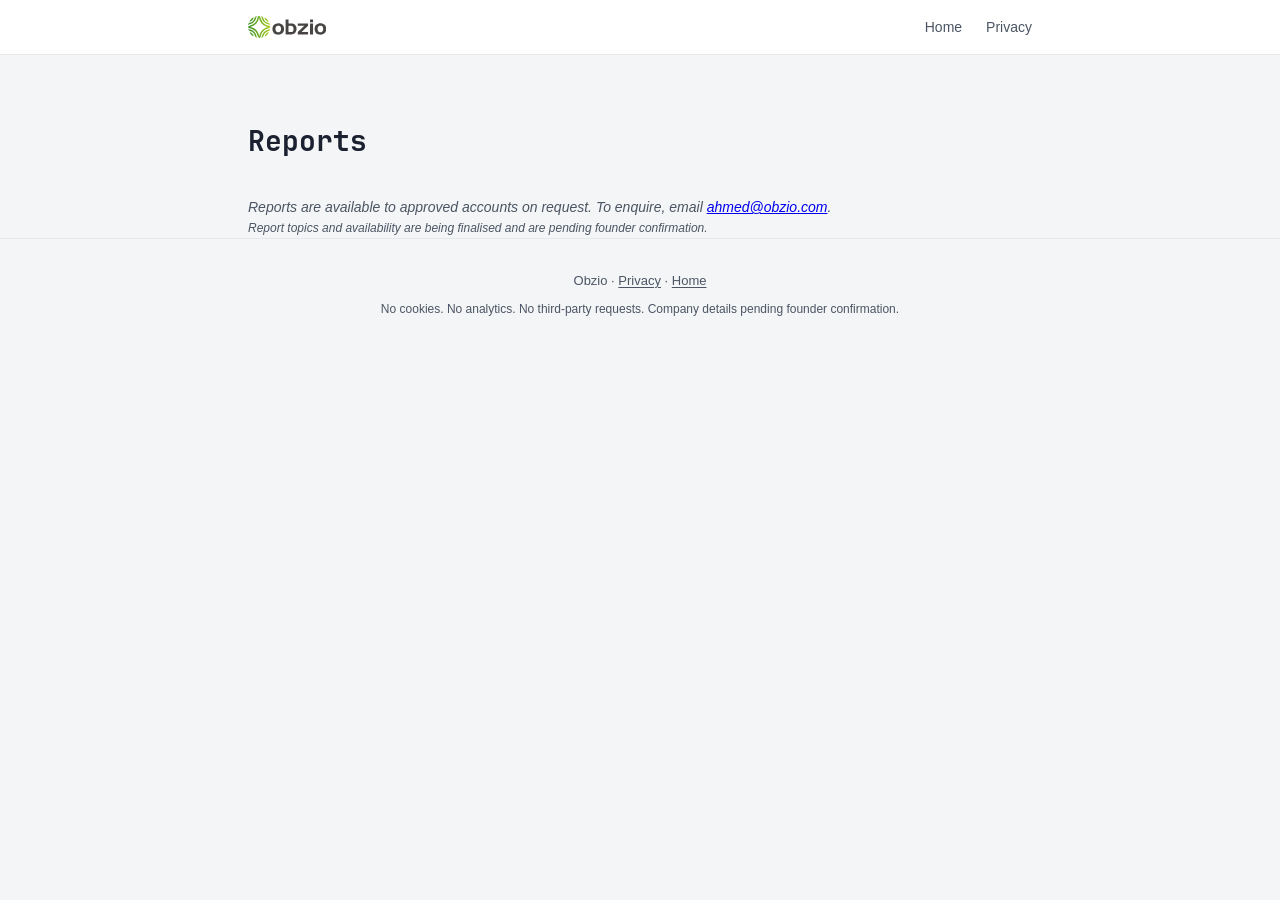
<file: reports.html>
<!DOCTYPE html>
<html lang="en">
<head>
  <meta charset="UTF-8">
  <meta name="viewport" content="width=device-width, initial-scale=1.0">
  <title>Reports — Obzio</title>
  <meta name="description" content="Obzio reports are available to approved accounts on request.">
  <link rel="icon" href="brand/icons/favicon.ico" sizes="any">
  <link rel="icon" type="image/svg+xml" href="brand/obzio-favicon.svg">
  <link rel="icon" type="image/png" sizes="32x32" href="brand/icons/favicon-32.png">
  <link rel="icon" type="image/png" sizes="16x16" href="brand/icons/favicon-16.png">
  <link rel="apple-touch-icon" sizes="180x180" href="brand/icons/apple-touch-icon-180.png">
  <link rel="manifest" href="site.webmanifest">
  <meta name="theme-color" content="#3E9029">
  <meta property="og:site_name" content="Obzio">
  <meta property="og:type" content="website">
  <!-- og:image is root-relative for staging; prepend the production origin once the domain is confirmed -->
  <meta property="og:image" content="brand/social/obzio-og.png">
  <meta property="og:image:width" content="1200">
  <meta property="og:image:height" content="630">
  <meta name="twitter:card" content="summary_large_image">
  <meta name="twitter:image" content="brand/social/obzio-og.png">
  <link rel="stylesheet" href="style.css">
</head>
<body>
  <header class="site-header">
    <div class="wrap">
      <a href="/" class="wordmark" aria-label="Obzio home">
        <svg class="brand-logo" role="img" aria-label="Obzio" xmlns="http://www.w3.org/2000/svg" fill="none" viewBox="0 0 305.83 85.99"><defs><linearGradient id="og" x1="0" x2="87.01" y1="0" y2="0" gradientUnits="userSpaceOnUse"><stop offset="0" stop-color="#3e9029"/><stop offset="1" stop-color="#acce22"/></linearGradient></defs><path fill="#474443" d="M134.67 66.88c-2.07 2.07-4.55 3.59-7.46 4.57-2.91.97-5.91 1.46-9.01 1.46s-6.09-.49-8.97-1.46c-2.88-.98-5.35-2.48-7.41-4.49q-3.18-3.09-4.77-7.41a25.6 25.6 0 0 1-1.59-8.89q0-4.56 1.59-8.88c1.06-2.88 2.65-5.36 4.77-7.42 2.06-2.01 4.55-3.52 7.46-4.53q4.35-1.5 9-1.5c3.05 0 6.02.5 8.93 1.5 2.91 1.01 5.39 2.52 7.46 4.53 2.12 2.06 3.7 4.54 4.76 7.42q1.59 4.32 1.59 8.88c0 3.04-.53 6.01-1.59 8.89s-2.64 5.35-4.76 7.41zm-20.3-3.99c.38.16.75.3 1.1.4.35.11.69.2 1.02.25 2.61.38 5.05-.11 7.34-1.47 2.28-1.36 3.8-3.34 4.56-5.95.27-.92.48-1.91.61-2.97.14-1.06.2-2.14.2-3.22q-.15-3.585-1.71-6.81c-1.03-2.15-2.69-3.71-4.97-4.69-.49-.21-1-.38-1.55-.49-.54-.1-1.06-.19-1.55-.24-2.5-.22-4.83.35-7.01 1.71-2.17 1.36-3.64 3.26-4.4 5.71-.27.92-.47 1.89-.61 2.89-.14 1.01-.18 2-.12 2.98.05 2.55.64 4.96 1.75 7.21q1.665 3.39 5.34 4.77zm50.94-24.54h-6.93v24.46c.55.05 1.1.09 1.67.12s1.13.04 1.68.04c3.8.11 7.32-.19 10.55-.9 3.23-.7 5.07-3.5 5.5-8.39.06-.66.1-1.32.13-2 .02-.68.04-1.35.04-2-.06-1.19-.22-2.36-.49-3.5s-.71-2.2-1.31-3.18c-1.19-2.18-2.73-3.48-4.6-3.91q-2.82-.66-6.24-.66zm-6.93-24.86v15.57h9.78c3.32.05 6.44.49 9.38 1.3 2.93.82 5.49 2.61 7.66 5.38 1.79 2.29 3.04 4.8 3.75 7.54.71 2.75.98 5.56.81 8.44q-.405 9.45-5.82 14.88c-3.62 3.61-8.63 5.42-15.04 5.42h-21.85V13.49zm36.19 49.32L220 38.35h-25.43v-9.29h40.27v9.29l-25.43 24.46h25.43v9.21h-40.27zm59.75 9.21h-11.9V29.06h11.9zm0-47.85h-11.9V13.49h11.9zm45.15 42.71c-2.06 2.07-4.55 3.59-7.46 4.57-2.9.97-5.91 1.46-9 1.46-3.1 0-6.09-.49-8.97-1.46-2.88-.98-5.35-2.48-7.42-4.49q-3.18-3.09-4.77-7.41a25.6 25.6 0 0 1-1.59-8.89q0-4.56 1.59-8.88c1.06-2.88 2.65-5.36 4.77-7.42 2.07-2.01 4.55-3.52 7.46-4.53 2.91-1 5.91-1.5 9.01-1.5 3.04 0 6.02.5 8.92 1.5 2.91 1.01 5.4 2.52 7.46 4.53 2.12 2.06 3.71 4.54 4.77 7.42q1.59 4.32 1.59 8.88c0 3.04-.53 6.01-1.59 8.89q-1.59 4.32-4.77 7.41zm-20.29-3.99c.38.16.74.3 1.1.4.35.11.69.2 1.01.25 2.61.38 5.06-.11 7.34-1.47s3.8-3.34 4.56-5.95c.28-.92.48-1.91.62-2.97.13-1.06.2-2.14.2-3.22q-.165-3.585-1.71-6.81c-1.03-2.15-2.69-3.71-4.97-4.69-.49-.21-1.01-.38-1.55-.49-.55-.1-1.06-.19-1.55-.24-2.5-.22-4.84.35-7.01 1.71s-3.64 3.26-4.4 5.71c-.27.92-.48 1.89-.61 2.89-.14 1.01-.18 2-.13 2.98.06 2.55.64 4.96 1.76 7.21q1.665 3.39 5.34 4.77z"/><path fill="url(#og)" d="M43.96 9.92c-.35-1.47-.59-2.49-.99-3.05-.22.3-.35.76-.55 1.82a44 44 0 0 1-2.06 7.43q-1.35 3.57-3.33 6.81c-.89 1.44-1.82 2.78-2.76 4.01-.93 1.22-1.88 2.36-2.82 3.42-1.42 1.6-3.2 2.92-4.94 4.2-.74.55-1.48 1.1-2.18 1.66l-.12.08c-6.81 4.22-11.62 5.36-14.75 6.09l-1 .24c.24.06.53.12.89.19 2.59.48 5.06 1.16 7.43 2.06q3.57 1.335 6.81 3.33c1.44.89 2.78 1.82 4.02 2.76 1.22.93 2.36 1.88 3.42 2.82 1.59 1.41 2.91 3.2 4.19 4.94.55.74 1.1 1.48 1.66 2.17l.08.12c4.22 6.82 5.36 11.63 6.09 14.75.35 1.47.59 2.49.99 3.05.22-.3.35-.76.55-1.82a43.7 43.7 0 0 1 2.06-7.43Q48 66 49.98 62.76c.89-1.45 1.82-2.78 2.76-4.02.93-1.22 1.88-2.36 2.82-3.42 1.42-1.59 3.2-2.91 4.94-4.19.74-.55 1.48-1.1 2.18-1.66l.12-.08c6.81-4.22 11.62-5.36 14.75-6.1l1-.24c-.24-.05-.53-.11-.89-.18a44 44 0 0 1-7.43-2.06q-3.57-1.35-6.81-3.33c-1.45-.89-2.78-1.82-4.02-2.76a60 60 0 0 1-3.41-2.82c-1.6-1.42-2.92-3.2-4.2-4.94-.55-.74-1.1-1.48-1.66-2.17l-.08-.12c-4.22-6.82-5.36-11.63-6.09-14.75m34.08 26.97 2.36.61c5.11 1.34 6.61 3.21 6.08 5.22-.89 3.39-9.19 6.42-13 7.8-.61.23-1.1.41-1.38.52l-.06.02c-2.39.99-3.87 1.94-5.1 2.72-.77.49-1.45.92-2.18 1.29-1.28 1.25-1.91 1.71-2.47 2.11-.79.58-1.43 1.04-4.21 4.3-4.93 5.81-5.94 9.75-7.51 15.9l-.64 2.48c-.95 2.47-1.96 4.05-3 4.93-1.17 1.01-2.38 1.2-3.56.81-1.03-.34-1.98-1.15-2.84-2.23-1.86-2.36-3.42-6.2-4.36-9.15-1.25-3.93-2.01-5.43-3.21-7.81-.48-.95-1.02-2.03-1.68-3.43-1.26-1.28-1.71-1.9-2.11-2.46-.58-.79-1.04-1.44-4.3-4.21-5.81-4.93-9.75-5.94-15.9-7.51l-2.36-.61C1.5 46.85 0 44.98.53 42.97c.89-3.39 9.19-6.42 13-7.8.66-.24 1.17-.43 1.44-.54 2.38-.99 3.87-1.93 5.1-2.73.77-.48 1.45-.92 2.18-1.28 1.28-1.26 1.91-1.71 2.47-2.11.79-.58 1.43-1.04 4.21-4.31 4.93-5.81 5.94-9.74 7.51-15.89l.64-2.48c.83-2.16 1.71-3.62 2.61-4.51.98-.96 2-1.32 3.03-1.23.97.08 1.89.58 2.73 1.36 1.26 1.17 2.4 3.02 3.36 5.01 1.36 2.82 2.33 5.3 3.23 7.57 2.24 5.7 3.99 10.15 10.11 15.35 5.8 4.93 9.74 5.94 15.89 7.51m-7.31 32.38c2.72-2.72 6.08-4.87 8.91-5.28.22-.03.45 0 .67.11.58.27.83.97.55 1.55-1.06 2.22-3.4 5.14-6.01 7.75-2.59 2.58-5.49 4.91-7.69 5.98-.21.13-.47.18-.73.14-.64-.09-1.09-.68-1-1.32.41-2.8 2.53-6.14 5.24-8.86zm-7.12-7.39c4.32-4.29 9.86-7.35 16.08-8.56l1.02-.18c1.48-.24 2.79-.47 3.16-1.48.14-.49.59-.84 1.12-.84.65 0 1.18.52 1.18 1.17 0 5.5-4.88 6.9-8.06 7.81-.56.16-1.05.3-1.37.42-3.43 1.29-6.66 3.41-9.33 6.09-2.59 2.62-4.65 5.75-5.83 9.15-.1.28-.22.7-.35 1.18-.89 3.13-2.31 8.12-7.72 8.05a1.16 1.16 0 0 1-1.2-.98c-.11-.64.33-1.24.96-1.34.85-.14 1.1-1.62 1.33-3.08.07-.43.15-.87.23-1.28 1.31-6.21 4.42-11.8 8.78-16.13m-46.53 7.08c2.72 2.72 4.87 6.07 5.28 8.91.03.22 0 .45-.11.67-.27.58-.97.82-1.55.55-2.22-1.06-5.14-3.41-7.75-6.02-2.58-2.59-4.91-5.48-5.98-7.68-.13-.22-.18-.47-.14-.74.09-.64.68-1.08 1.32-.99 2.82.41 6.2 2.56 8.93 5.3m7.39-7.12c4.29 4.32 7.35 9.86 8.56 16.08l.17 1.01c.25 1.48.48 2.8 1.49 3.16.49.15.84.6.84 1.13 0 .65-.52 1.17-1.17 1.17-5.5 0-6.9-4.87-7.81-8.06-.16-.55-.3-1.05-.42-1.37-1.29-3.43-3.41-6.65-6.09-9.32-2.61-2.6-5.75-4.65-9.15-5.83-.28-.1-.71-.22-1.18-.36-3.13-.88-8.12-2.3-8.05-7.71-.03-.59.39-1.11.98-1.2.64-.11 1.24.32 1.34.96.14.85 1.62 1.09 3.08 1.33.43.07.87.14 1.28.23 6.21 1.31 11.8 4.42 16.13 8.78m-8.19-45.42c-2.72 2.72-6.07 4.87-8.91 5.28-.22.03-.45 0-.67-.11a1.17 1.17 0 0 1-.55-1.56c1.06-2.21 3.41-5.13 6.01-7.74 2.59-2.59 5.49-4.91 7.69-5.99.21-.12.47-.17.73-.13.64.09 1.09.68 1 1.32-.4 2.8-2.53 6.14-5.24 8.86zm7.12 7.39c-4.32 4.29-9.86 7.35-16.08 8.56l-1.02.17c-1.48.25-2.79.48-3.16 1.49-.14.49-.59.84-1.12.84-.65 0-1.18-.52-1.18-1.17 0-5.5 4.88-6.9 8.06-7.81.56-.16 1.05-.31 1.37-.42 3.43-1.29 6.66-3.41 9.33-6.09 2.6-2.62 4.65-5.75 5.83-9.15.1-.28.22-.71.35-1.18C26.67 5.92 28.09.93 33.5 1c.58-.03 1.11.39 1.2.98.11.63-.33 1.24-.96 1.34-.85.14-1.09 1.62-1.33 3.07-.07.44-.15.88-.23 1.29a32.1 32.1 0 0 1-8.78 16.13m46.53-7.08c-2.72-2.72-4.87-6.08-5.28-8.91-.03-.22 0-.45.11-.67.27-.58.97-.82 1.55-.55 2.22 1.06 5.14 3.41 7.75 6.01 2.58 2.59 4.91 5.49 5.98 7.69.13.21.18.47.14.74-.09.64-.68 1.08-1.32.99-2.82-.41-6.19-2.56-8.93-5.3m-7.39 7.12c-4.29-4.32-7.35-9.86-8.56-16.08l-.17-1.01c-.25-1.49-.48-2.8-1.49-3.17-.49-.14-.84-.59-.84-1.12 0-.65.52-1.17 1.17-1.17 5.5 0 6.9 4.87 7.81 8.06.16.55.3 1.05.42 1.37 1.29 3.42 3.41 6.65 6.09 9.32 2.62 2.6 5.75 4.65 9.15 5.83.28.1.7.22 1.18.36 3.13.88 8.12 2.3 8.05 7.71.03.58-.39 1.11-.98 1.2a1.16 1.16 0 0 1-1.34-.96c-.14-.85-1.62-1.09-3.07-1.33-.44-.07-.88-.14-1.29-.23a32.1 32.1 0 0 1-16.13-8.78"/></svg>
      </a>
      <nav class="site-nav">
        <a href="/">Home</a>
        <a href="privacy.html">Privacy</a>
      </nav>
    </div>
  </header>

  <main>
    <div class="wrap">
      <h1 class="page-title">Reports</h1>
      <p class="report-note">Reports are available to approved accounts on request. To enquire, email <a href="mailto:ahmed@obzio.com">ahmed@obzio.com</a>.</p>
      <p class="ledger-caption">Report topics and availability are being finalised and are pending founder confirmation.</p>
    </div>
  </main>

  <footer class="site-footer">
    <div class="wrap">
      <p>Obzio &middot; <a href="privacy.html">Privacy</a> &middot; <a href="/">Home</a></p>
      <span class="no-track">No cookies. No analytics. No third-party requests. Company details pending founder confirmation.</span>
    </div>
  </footer>
</body>
</html>
</file>
<file: style.css>
/* Obzio — private evidence-led workspace (staging preview) */
/* Zero external requests. Self-hosted font. No cookies. No tracking. */

@font-face {
  font-family: 'JetBrains Mono';
  src: url('fonts/JetBrainsMono-Bold.woff2') format('woff2');
  font-weight: 700;
  font-style: normal;
  font-display: swap;
}

:root {
  --ink: #1B2130;
  --paper: #F4F5F7;
  --surface: #FFFFFF;
  --signal: #3E9029;
  --alert: #DC2626;
  --muted: #4B5563;
  --amber: #D97706;
  --border: #E5E7EB;
  --font-display: 'JetBrains Mono', ui-monospace, 'Cascadia Code', monospace;
  --font-body: -apple-system, BlinkMacSystemFont, 'Segoe UI', Inter, Roboto, sans-serif;
  --font-data: ui-monospace, 'Cascadia Code', 'Fira Code', monospace;
  --max-w: 52rem;
  --space-xs: 0.5rem;
  --space-sm: 1rem;
  --space-md: 1.5rem;
  --space-lg: 2rem;
  --space-xl: 3rem;
  --space-2xl: 4rem;
  --space-3xl: 6rem;
}

*, *::before, *::after { box-sizing: border-box; margin: 0; padding: 0; }
html { font-size: 16px; line-height: 1.6; }
body { font-family: var(--font-body); color: var(--ink); background: var(--paper); -webkit-font-smoothing: antialiased; }
.wrap { max-width: var(--max-w); margin: 0 auto; padding: 0 var(--space-md); }
:focus-visible { outline: 2px solid var(--signal); outline-offset: 2px; }

/* HEADER */
.site-header { padding: var(--space-sm) 0; border-bottom: 1px solid var(--border); background: var(--surface); }
.site-header .wrap { display: flex; justify-content: space-between; align-items: center; }
.wordmark { display: flex; align-items: center; gap: var(--space-xs); text-decoration: none; color: var(--ink); }
.wordmark svg { width: 24px; height: 24px; }
.wordmark .brand-logo { width: auto; height: 22px; display: block; }
.wordmark span { font-family: var(--font-display); font-weight: 700; font-size: 1.125rem; letter-spacing: -0.02em; }
.site-nav { display: flex; gap: var(--space-md); }
.site-nav a { color: var(--muted); text-decoration: none; font-size: 0.875rem; font-weight: 500; }
.site-nav a:hover { color: var(--ink); }

/* HERO */
.hero { padding: var(--space-3xl) 0 var(--space-2xl); }
.hero h1 { font-family: var(--font-display); font-weight: 700; font-size: 2.25rem; line-height: 1.2; color: var(--ink); margin-bottom: var(--space-md); max-width: 38rem; }
.hero-sub { font-size: 1.125rem; color: var(--muted); max-width: 36rem; margin-bottom: var(--space-xl); }

/* LEDGER STRIP */
.ledger-strip { background: var(--ink); padding: var(--space-md) var(--space-lg); overflow-x: auto; margin-bottom: var(--space-sm); }
.ledger-strip ol { list-style: none; min-width: max-content; }
.ledger-strip li { font-family: var(--font-data); font-size: 0.8125rem; line-height: 2.2; color: #E5E7EB; white-space: nowrap; display: flex; align-items: center; gap: var(--space-sm); }
.ledger-strip .ts { color: #9CA3AF; }
.ledger-strip .sev { display: inline-block; width: 1.5rem; text-align: center; font-weight: 700; border-radius: 2px; padding: 0 0.25rem; }
.sev-high { color: #FCA5A5; background: rgba(220,38,38,0.2); }
.sev-med { color: #FCD34D; background: rgba(217,119,6,0.2); }
.sev-low { color: #9CA3AF; background: rgba(107,114,128,0.15); }
.ledger-strip .evt { color: #93C5FD; min-width: 12ch; }
.ledger-strip .detail { color: #E5E7EB; }
.ledger-caption { font-size: 0.75rem; color: var(--muted); font-style: italic; }

@media (prefers-reduced-motion: no-preference) {
  .ledger-strip li { opacity: 0; transform: translateY(4px); animation: ledger-in 0.3s ease forwards; }
  .ledger-strip li:nth-child(1) { animation-delay: 0s; }
  .ledger-strip li:nth-child(2) { animation-delay: 0.2s; }
  .ledger-strip li:nth-child(3) { animation-delay: 0.4s; }
}
@keyframes ledger-in { to { opacity: 1; transform: translateY(0); } }
@media (prefers-reduced-motion: reduce) { .ledger-strip li { opacity: 1; transform: none; animation: none; } }

/* SECTIONS */
section { padding: var(--space-2xl) 0; }
section + section { border-top: 1px solid var(--border); }
.section-title { font-family: var(--font-display); font-weight: 700; font-size: 1.25rem; margin-bottom: var(--space-lg); color: var(--ink); }

/* HOW IT WORKS */
.how-steps { display: grid; gap: var(--space-xl); }
.how-step { display: grid; grid-template-columns: 3.5rem 1fr; gap: 0 var(--space-sm); align-items: baseline; }
.step-label { font-family: var(--font-data); font-size: 0.75rem; color: var(--signal); text-transform: uppercase; letter-spacing: 0.05em; }
.how-step h3 { font-size: 1rem; font-weight: 600; margin-bottom: 0.25rem; }
.how-step p { color: var(--muted); font-size: 0.9375rem; grid-column: 2; }

/* TRACKED */
.tracked-grid { display: grid; grid-template-columns: 1fr 1fr; gap: var(--space-xs) var(--space-xl); }
.tracked-grid li { list-style: none; font-size: 0.9375rem; color: var(--muted); padding: var(--space-xs) 0; border-bottom: 1px solid var(--border); }

/* VERTICALS */
.vertical-tags { display: flex; flex-wrap: wrap; gap: var(--space-xs); margin-top: var(--space-sm); margin-bottom: var(--space-sm); list-style: none; }
.vertical-tags li { font-family: var(--font-data); font-size: 0.8125rem; padding: 0.25rem 0.75rem; background: var(--surface); border: 1px solid var(--border); }
.markets { font-size: 0.875rem; color: var(--muted); margin-top: var(--space-sm); }

/* EVIDENCE */
.evidence-block { background: var(--surface); border: 1px solid var(--border); padding: var(--space-lg); }
.evidence-block p { color: var(--muted); font-size: 0.9375rem; margin-bottom: var(--space-sm); }
.evidence-block p:last-child { margin-bottom: 0; }
.evidence-stat { font-family: var(--font-data); font-size: 0.8125rem; color: var(--signal); margin-top: var(--space-sm); }

/* CTA */
.cta-section { text-align: center; padding: var(--space-3xl) 0; }
.cta-section p { color: var(--muted); margin-bottom: var(--space-md); }
.cta-email { font-family: var(--font-display); font-weight: 700; font-size: 1.25rem; color: var(--signal); text-decoration: none; border-bottom: 2px solid transparent; }
.cta-email:hover { border-bottom-color: var(--signal); }

/* FOOTER */
.site-footer { padding: var(--space-lg) 0; border-top: 1px solid var(--border); text-align: center; font-size: 0.8125rem; color: var(--muted); }
.site-footer a { color: var(--muted); text-decoration: underline; text-underline-offset: 2px; }
.site-footer .no-track { display: block; margin-top: var(--space-xs); font-size: 0.75rem; }

/* REPORTS PAGE */
.page-title { font-family: var(--font-display); font-weight: 700; font-size: 1.75rem; margin-bottom: var(--space-lg); padding-top: var(--space-2xl); }
.report-list { list-style: none; }
.report-list li { padding: var(--space-md) 0; border-bottom: 1px solid var(--border); }
.report-list li:last-child { border-bottom: none; }
.report-list h2 { font-size: 1rem; font-weight: 600; margin-bottom: 0.25rem; margin-top: 0; }
.report-list p { color: var(--muted); font-size: 0.9375rem; }
.report-note { margin-top: var(--space-lg); font-size: 0.875rem; color: var(--muted); font-style: italic; }

/* PRIVACY PAGE */
.privacy-content h2 { font-size: 1.125rem; margin-top: var(--space-xl); margin-bottom: var(--space-sm); }
.privacy-content p, .privacy-content ul { color: var(--muted); font-size: 0.9375rem; margin-bottom: var(--space-sm); }
.privacy-content ul { padding-left: var(--space-md); }
.privacy-content li { margin-bottom: 0.25rem; }
.privacy-content strong { color: var(--ink); }

/* 404 */
.four-oh-four { text-align: center; padding: var(--space-3xl) 0; }
.four-oh-four h1 { font-family: var(--font-display); font-size: 4rem; color: var(--muted); margin-bottom: var(--space-sm); }
.four-oh-four p { color: var(--muted); margin-bottom: var(--space-lg); }
.four-oh-four a { color: var(--signal); text-decoration: underline; }

/* RESPONSIVE */
@media (max-width: 640px) {
  .hero h1 { font-size: 1.75rem; }
  .tracked-grid { grid-template-columns: 1fr; }
  .ledger-strip { padding: var(--space-sm); }
  .evidence-block { padding: var(--space-md); }
  .how-step { grid-template-columns: 3rem 1fr; }
  .how-step p { grid-column: 2; }
}
@media (max-width: 360px) {
  .wrap { padding: 0 var(--space-sm); }
  .hero h1 { font-size: 1.5rem; }
}
</file>
